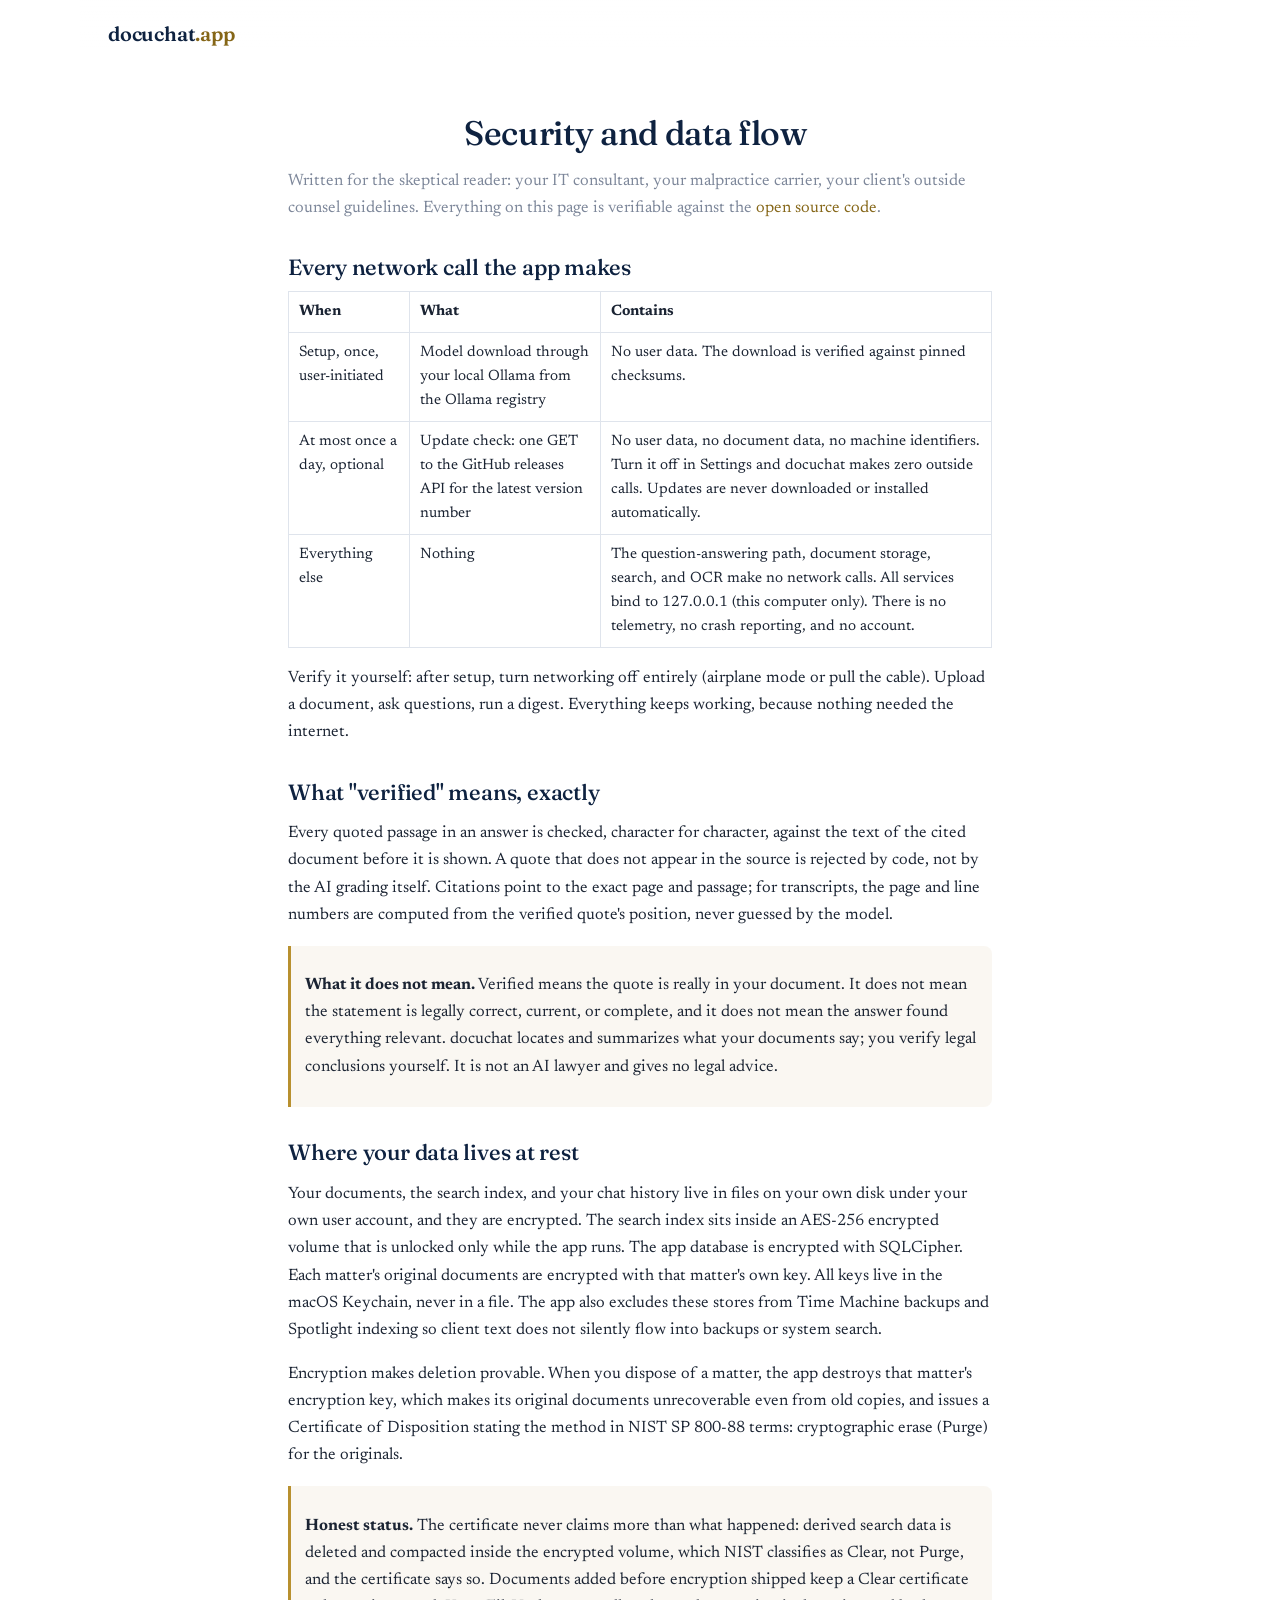
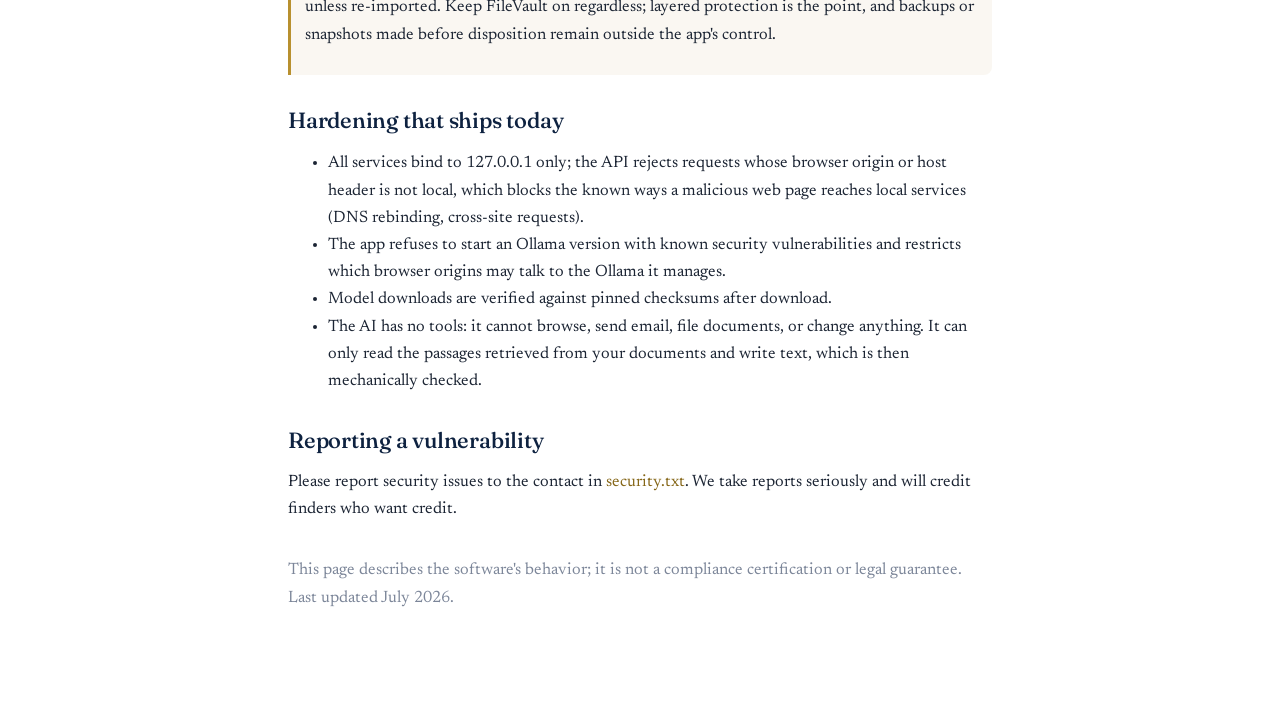
<file: site/security.html>
<!doctype html>
<html lang="en">
<head>
  <meta charset="utf-8">
  <meta name="viewport" content="width=device-width, initial-scale=1">
  <title>Security and data flow - docuchat.app</title>
  <meta name="description" content="Exactly where your documents go (nowhere), every network call docuchat makes, what verified means and does not mean, and how to check all of it yourself.">
  <link rel="canonical" href="https://docuchat.app/security.html">
  <link href="https://fonts.googleapis.com/css2?family=Fraunces:opsz,wght@9..144,400;9..144,600&family=Newsreader:ital,opsz,wght@0,6..72,400;0,6..72,500&family=IBM+Plex+Mono:wght@400;500&display=swap" rel="stylesheet">
  <link rel="stylesheet" href="styles.css">
  <link rel="icon" href="favicon.svg" type="image/svg+xml">
  <style>
    .trust{max-width:760px;margin:0 auto;padding:48px 28px 80px}
    .trust h1{font-family:"Fraunces",serif;font-size:34px;margin-bottom:6px}
    .trust h2{font-family:"Fraunces",serif;font-size:22px;margin:34px 0 8px}
    .trust p,.trust li{font-size:16.5px;line-height:1.65}
    .trust table{width:100%;border-collapse:collapse;margin:12px 0;font-size:15px}
    .trust th,.trust td{border:1px solid var(--rule);padding:8px 10px;text-align:left;vertical-align:top}
    .trust code{font-family:"IBM Plex Mono",monospace;font-size:13.5px;background:rgba(14,34,64,.06);padding:1px 5px;border-radius:5px}
    .trust .honest{border-left:3px solid var(--gold,#b48a4a);padding:10px 14px;background:rgba(180,138,74,.07);border-radius:0 8px 8px 0;margin:14px 0}
  </style>
</head>
<body>
  <header class="masthead">
    <a class="wordmark" href="/" aria-label="docuchat.app home">
      <span class="wordmark-text">docuchat<span class="tld">.app</span></span>
    </a>
  </header>
  <main class="trust">
    <h1>Security and data flow</h1>
    <p class="muted">Written for the skeptical reader: your IT consultant, your malpractice carrier,
      your client's outside counsel guidelines. Everything on this page is verifiable against the
      <a href="https://github.com/janderswag/legal-document-chat" target="_blank" rel="noopener noreferrer">open source code</a>.</p>

    <h2>Every network call the app makes</h2>
    <table>
      <tr><th>When</th><th>What</th><th>Contains</th></tr>
      <tr><td>Setup, once, user-initiated</td><td>Model download through your local Ollama from the Ollama registry</td><td>No user data. The download is verified against pinned checksums.</td></tr>
      <tr><td>At most once a day, optional</td><td>Update check: one GET to the GitHub releases API for the latest version number</td><td>No user data, no document data, no machine identifiers. Turn it off in Settings and docuchat makes zero outside calls. Updates are never downloaded or installed automatically.</td></tr>
      <tr><td>Everything else</td><td>Nothing</td><td>The question-answering path, document storage, search, and OCR make no network calls. All services bind to 127.0.0.1 (this computer only). There is no telemetry, no crash reporting, and no account.</td></tr>
    </table>
    <p>Verify it yourself: after setup, turn networking off entirely (airplane mode or pull the
      cable). Upload a document, ask questions, run a digest. Everything keeps working, because
      nothing needed the internet.</p>

    <h2>What "verified" means, exactly</h2>
    <p>Every quoted passage in an answer is checked, character for character, against the text of
      the cited document before it is shown. A quote that does not appear in the source is rejected
      by code, not by the AI grading itself. Citations point to the exact page and passage; for
      transcripts, the page and line numbers are computed from the verified quote's position, never
      guessed by the model.</p>
    <div class="honest">
      <p><b>What it does not mean.</b> Verified means the quote is really in your document. It does
      not mean the statement is legally correct, current, or complete, and it does not mean the
      answer found everything relevant. docuchat locates and summarizes what your documents say;
      you verify legal conclusions yourself. It is not an AI lawyer and gives no legal advice.</p>
    </div>

    <h2>Where your data lives at rest</h2>
    <p>Your documents, the search index, and your chat history live in files on your own disk under
      your own user account, and they are encrypted. The search index sits inside an AES-256
      encrypted volume that is unlocked only while the app runs. The app database is encrypted
      with SQLCipher. Each matter's original documents are encrypted with that matter's own key.
      All keys live in the macOS Keychain, never in a file. The app also excludes these stores
      from Time Machine backups and Spotlight indexing so client text does not silently flow into
      backups or system search.</p>
    <p>Encryption makes deletion provable. When you dispose of a matter, the app destroys that
      matter's encryption key, which makes its original documents unrecoverable even from old
      copies, and issues a Certificate of Disposition stating the method in NIST SP 800-88 terms:
      cryptographic erase (Purge) for the originals.</p>
    <div class="honest">
      <p><b>Honest status.</b> The certificate never claims more than what happened: derived
      search data is deleted and compacted inside the encrypted volume, which NIST classifies as
      Clear, not Purge, and the certificate says so. Documents added before encryption shipped
      keep a Clear certificate unless re-imported. Keep FileVault on regardless; layered
      protection is the point, and backups or snapshots made before disposition remain outside
      the app's control.</p>
    </div>

    <h2>Hardening that ships today</h2>
    <ul>
      <li>All services bind to 127.0.0.1 only; the API rejects requests whose browser origin or
        host header is not local, which blocks the known ways a malicious web page reaches
        local services (DNS rebinding, cross-site requests).</li>
      <li>The app refuses to start an Ollama version with known security vulnerabilities and
        restricts which browser origins may talk to the Ollama it manages.</li>
      <li>Model downloads are verified against pinned checksums after download.</li>
      <li>The AI has no tools: it cannot browse, send email, file documents, or change anything.
        It can only read the passages retrieved from your documents and write text, which is then
        mechanically checked.</li>
    </ul>

    <h2>Reporting a vulnerability</h2>
    <p>Please report security issues to the contact in
      <a href="/.well-known/security.txt">security.txt</a>. We take reports seriously and will
      credit finders who want credit.</p>

    <p class="muted small" style="margin-top:34px">This page describes the software's behavior; it
      is not a compliance certification or legal guarantee. Last updated July 2026.</p>
  </main>
</body>
</html>
</file>
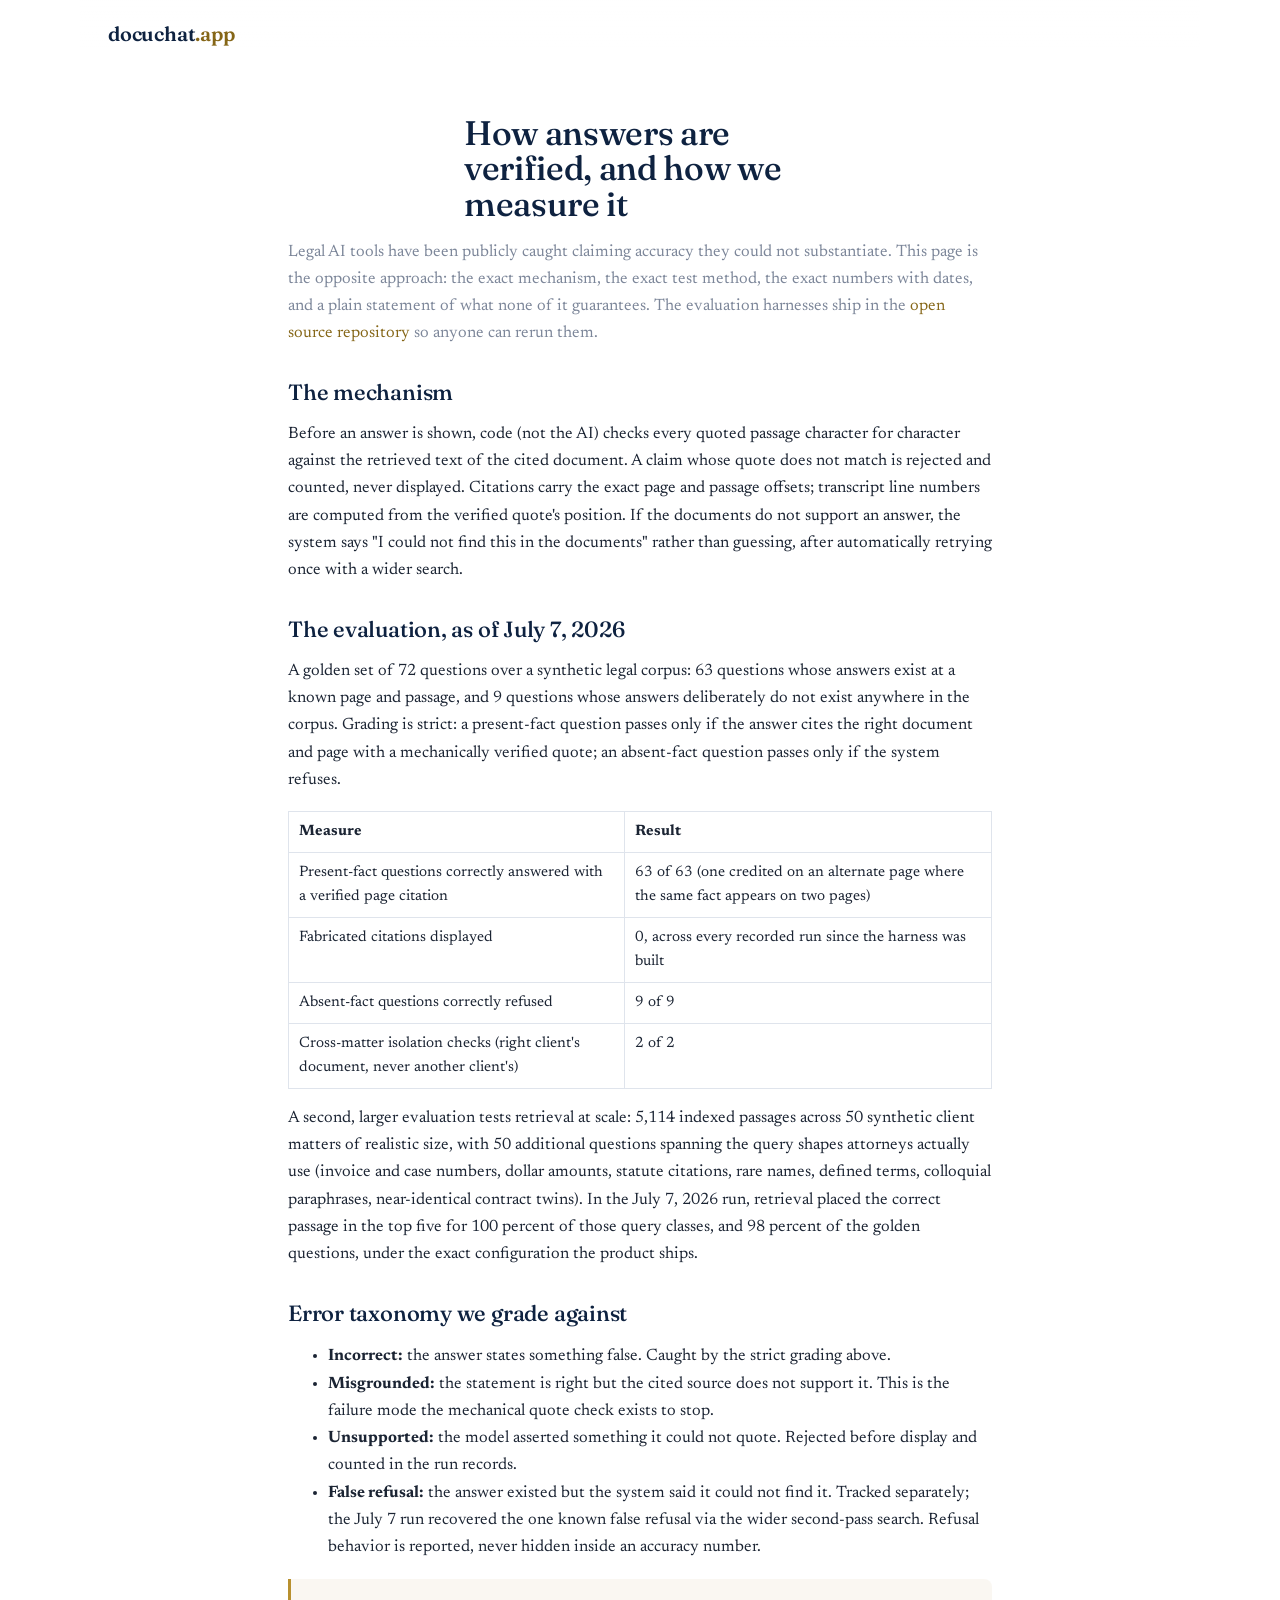
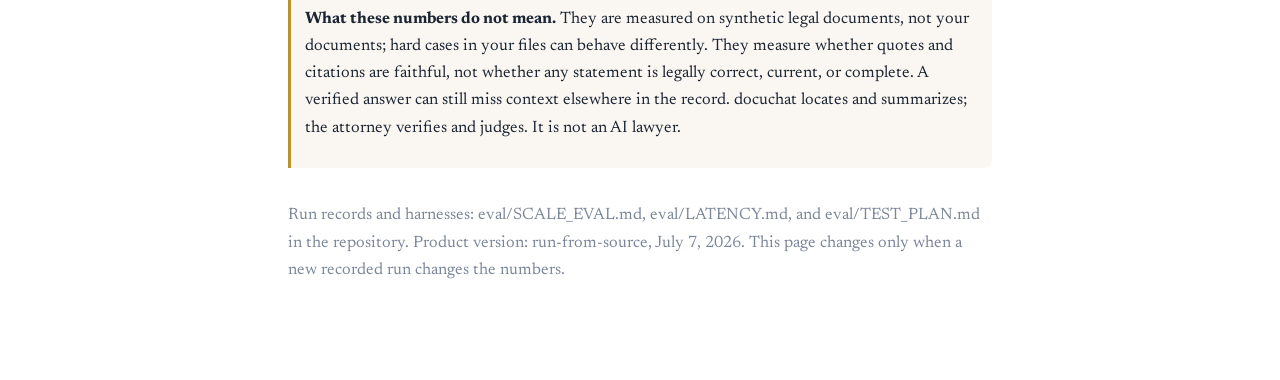
<file: site/verification.html>
<!doctype html>
<html lang="en">
<head>
  <meta charset="utf-8">
  <meta name="viewport" content="width=device-width, initial-scale=1">
  <title>How answers are verified, and how we measure it - docuchat.app</title>
  <meta name="description" content="The published methodology behind docuchat's verified citations: what is checked mechanically, how accuracy is evaluated, the exact numbers, and what none of it guarantees.">
  <link rel="canonical" href="https://docuchat.app/verification.html">
  <link href="https://fonts.googleapis.com/css2?family=Fraunces:opsz,wght@9..144,400;9..144,600&family=Newsreader:ital,opsz,wght@0,6..72,400;0,6..72,500&family=IBM+Plex+Mono:wght@400;500&display=swap" rel="stylesheet">
  <link rel="stylesheet" href="styles.css">
  <link rel="icon" href="favicon.svg" type="image/svg+xml">
  <style>
    .trust{max-width:760px;margin:0 auto;padding:48px 28px 80px}
    .trust h1{font-family:"Fraunces",serif;font-size:34px;margin-bottom:6px}
    .trust h2{font-family:"Fraunces",serif;font-size:22px;margin:34px 0 8px}
    .trust p,.trust li{font-size:16.5px;line-height:1.65}
    .trust table{width:100%;border-collapse:collapse;margin:12px 0;font-size:15px}
    .trust th,.trust td{border:1px solid var(--rule);padding:8px 10px;text-align:left;vertical-align:top}
    .trust .honest{border-left:3px solid var(--gold,#b48a4a);padding:10px 14px;background:rgba(180,138,74,.07);border-radius:0 8px 8px 0;margin:14px 0}
  </style>
</head>
<body>
  <header class="masthead">
    <a class="wordmark" href="/" aria-label="docuchat.app home">
      <span class="wordmark-text">docuchat<span class="tld">.app</span></span>
    </a>
  </header>
  <main class="trust">
    <h1>How answers are verified, and how we measure it</h1>
    <p class="muted">Legal AI tools have been publicly caught claiming accuracy they could not
      substantiate. This page is the opposite approach: the exact mechanism, the exact test
      method, the exact numbers with dates, and a plain statement of what none of it guarantees.
      The evaluation harnesses ship in the
      <a href="https://github.com/janderswag/legal-document-chat" target="_blank" rel="noopener noreferrer">open source repository</a>
      so anyone can rerun them.</p>

    <h2>The mechanism</h2>
    <p>Before an answer is shown, code (not the AI) checks every quoted passage character for
      character against the retrieved text of the cited document. A claim whose quote does not
      match is rejected and counted, never displayed. Citations carry the exact page and passage
      offsets; transcript line numbers are computed from the verified quote's position. If the
      documents do not support an answer, the system says "I could not find this in the
      documents" rather than guessing, after automatically retrying once with a wider search.</p>

    <h2>The evaluation, as of July 7, 2026</h2>
    <p>A golden set of 72 questions over a synthetic legal corpus: 63 questions whose answers
      exist at a known page and passage, and 9 questions whose answers deliberately do not exist
      anywhere in the corpus. Grading is strict: a present-fact question passes only if the
      answer cites the right document and page with a mechanically verified quote; an absent-fact
      question passes only if the system refuses.</p>
    <table>
      <tr><th>Measure</th><th>Result</th></tr>
      <tr><td>Present-fact questions correctly answered with a verified page citation</td><td>63 of 63 (one credited on an alternate page where the same fact appears on two pages)</td></tr>
      <tr><td>Fabricated citations displayed</td><td>0, across every recorded run since the harness was built</td></tr>
      <tr><td>Absent-fact questions correctly refused</td><td>9 of 9</td></tr>
      <tr><td>Cross-matter isolation checks (right client's document, never another client's)</td><td>2 of 2</td></tr>
    </table>
    <p>A second, larger evaluation tests retrieval at scale: 5,114 indexed passages across 50
      synthetic client matters of realistic size, with 50 additional questions spanning the query
      shapes attorneys actually use (invoice and case numbers, dollar amounts, statute citations,
      rare names, defined terms, colloquial paraphrases, near-identical contract twins). In the
      July 7, 2026 run, retrieval placed the correct passage in the top five for 100 percent of
      those query classes, and 98 percent of the golden questions, under the exact configuration
      the product ships.</p>

    <h2>Error taxonomy we grade against</h2>
    <ul>
      <li><b>Incorrect:</b> the answer states something false. Caught by the strict grading above.</li>
      <li><b>Misgrounded:</b> the statement is right but the cited source does not support it.
        This is the failure mode the mechanical quote check exists to stop.</li>
      <li><b>Unsupported:</b> the model asserted something it could not quote. Rejected before
        display and counted in the run records.</li>
      <li><b>False refusal:</b> the answer existed but the system said it could not find it.
        Tracked separately; the July 7 run recovered the one known false refusal via the wider
        second-pass search. Refusal behavior is reported, never hidden inside an accuracy number.</li>
    </ul>

    <div class="honest">
      <p><b>What these numbers do not mean.</b> They are measured on synthetic legal documents,
      not your documents; hard cases in your files can behave differently. They measure whether
      quotes and citations are faithful, not whether any statement is legally correct, current,
      or complete. A verified answer can still miss context elsewhere in the record. docuchat
      locates and summarizes; the attorney verifies and judges. It is not an AI lawyer.</p>
    </div>

    <p class="muted small" style="margin-top:34px">Run records and harnesses:
      eval/SCALE_EVAL.md, eval/LATENCY.md, and eval/TEST_PLAN.md in the repository. Product
      version: run-from-source, July 7, 2026. This page changes only when a new recorded run
      changes the numbers.</p>
  </main>
</body>
</html>
</file>
<file: site/styles.css>
/* docuchat.app — landing page (D-61 rebrand).
   Aesthetic: clean, trustworthy product page. 60-30-10 palette:
   Navy 60% (headings, wordmark, nav, footer) / light-gray + white 30% (sections, cards) /
   Gold 10% (primary CTA, links, em, key checks). Fraunces (display) + Newsreader (body) +
   IBM Plex Mono. This is the PUBLIC marketing page: web fonts are fine here. */

:root{
  --navy:#0e2240;           /* primary 60% — headings, wordmark, nav, footer */
  --navy-deep:#0a1830;      /* hover/depth */
  --ink:#1b2433;            /* body text */
  --ink-soft:#48536a;       /* secondary text */
  --muted:#7c8699;          /* tertiary / captions */
  --paper:#ffffff;          /* background */
  --paper-2:#eef1f5;        /* light-gray 30% — alternating sections, cards, pills */
  --rule:#dfe4ec;           /* hairline */
  --gold:#b8902f;           /* accent 10% — primary CTA, em, key checks */
  --gold-deep:#856617;      /* gold-on-white links/text — 5.3:1, passes WCAG AA */
  --card:#ffffff;
  --shadow:18px 22px 50px -30px rgba(14,34,64,.30);
  --maxw:1120px;
}

*{box-sizing:border-box}
html{scroll-behavior:smooth;overflow-x:hidden}
body{
  margin:0;background:var(--paper);color:var(--ink);
  font-family:"Newsreader",Georgia,"Times New Roman",serif;
  font-size:18px;line-height:1.6;font-optical-sizing:auto;
  -webkit-font-smoothing:antialiased;text-rendering:optimizeLegibility;
  overflow-x:hidden;
}
em{font-style:italic;color:var(--gold-deep)}
a{color:var(--gold-deep);text-decoration:none}
a:hover{text-decoration:underline;text-underline-offset:3px}
.muted{color:var(--muted)}
.small{font-size:14px}

/* subtle paper grain overlay */
.grain{position:fixed;inset:0;pointer-events:none;z-index:1;opacity:.18;mix-blend-mode:multiply;
  background-image:url("data:image/svg+xml,%3Csvg xmlns='http://www.w3.org/2000/svg' width='160' height='160'%3E%3Cfilter id='n'%3E%3CfeTurbulence type='fractalNoise' baseFrequency='0.8' numOctaves='2' stitchTiles='stitch'/%3E%3CfeColorMatrix type='saturate' values='0'/%3E%3C/filter%3E%3Crect width='100%25' height='100%25' filter='url(%23n)' opacity='0.04'/%3E%3C/svg%3E");}

/* layout helpers */
main{position:relative;z-index:2}
section{max-width:var(--maxw);margin:0 auto;padding:0 28px}
.kicker{font-family:"IBM Plex Mono",monospace;font-size:12px;letter-spacing:.22em;
  text-transform:uppercase;color:var(--gold-deep);display:inline-block;margin-bottom:14px}
.section-head{max-width:680px;margin:0 0 38px}
.section-head.center{margin-left:auto;margin-right:auto;text-align:center}
h1,h2,h3,h4{font-family:"Fraunces",Georgia,serif;font-weight:500;letter-spacing:-.01em;line-height:1.05;margin:0;color:var(--navy)}
h2{font-size:clamp(30px,4.6vw,46px);margin-bottom:14px}
h3{font-size:22px;font-weight:600;letter-spacing:0}
.section-head p{color:var(--ink-soft);font-size:19px;margin:.5em 0 0}

/* masthead */
.masthead{position:sticky;top:0;z-index:30;display:flex;align-items:center;justify-content:space-between;
  max-width:var(--maxw);margin:0 auto;padding:18px 28px;
  background:linear-gradient(#fff,rgba(255,255,255,.88) 70%,rgba(255,255,255,0));
  backdrop-filter:blur(2px)}
.wordmark{display:flex;align-items:center;gap:10px;color:var(--navy);font-family:"Fraunces",serif;
  font-weight:600;font-size:20px;letter-spacing:-.01em}
.wordmark-text{display:inline-flex;align-items:baseline}
.wordmark-text .tld{color:var(--gold-deep)}
/* inline logo mark (doc + chat bubble in navy, shield+lock in gold) */
.logo-mark{width:34px;height:32px;flex:0 0 auto;display:block}
.lk-bubble{fill:#fff;stroke:var(--navy);stroke-width:2;stroke-linejoin:round}
.lk-line{fill:none;stroke:var(--navy);stroke-width:2;stroke-linecap:round}
.lk-fold{fill:var(--gold)}
.lk-shield{fill:var(--gold);stroke:#fff;stroke-width:1.5;stroke-linejoin:round}
.lk-lock{fill:none;stroke:#fff;stroke-width:1.6;stroke-linecap:round}
.lk-lock-body{fill:#fff;stroke:none}
.topnav{display:flex;align-items:center;gap:26px;font-size:15px}
.topnav .nav-gh{display:inline-flex;align-items:center;gap:8px;padding:9px 18px;border-radius:999px;
  background:var(--navy);color:#fff;font-family:"Newsreader",serif;font-size:14.5px;
  transition:transform .15s ease,background .15s ease}
.topnav .nav-gh:hover{background:var(--navy-deep);color:#fff;text-decoration:none;transform:translateY(-1px)}
.topnav .nav-gh svg{width:16px;height:16px;fill:currentColor}

/* hero — centered, on a soft luminous glow */
.hero{position:relative;text-align:center;padding:78px 28px 34px;max-width:var(--maxw);overflow:visible}
.glow{position:absolute;left:50%;top:-90px;transform:translateX(-50%);z-index:0;pointer-events:none;
  width:min(1120px,100vw);height:660px;filter:blur(12px);
  background:
    radial-gradient(50% 58% at 50% 22%, rgba(184,144,47,.10), rgba(184,144,47,0) 64%),
    radial-gradient(38% 48% at 50% 18%, rgba(14,34,64,.06), rgba(14,34,64,0) 72%);}
.hero > :not(.glow){position:relative;z-index:1}
.eyebrow{font-family:"IBM Plex Mono",monospace;font-size:12px;letter-spacing:.16em;
  color:var(--navy);text-transform:uppercase;margin:0 0 20px}
h1{font-size:clamp(40px,6.6vw,80px);font-weight:500;max-width:16ch;margin:0 auto;line-height:1.04}
h1 em{font-weight:500}
.lede{font-size:clamp(18px,2.1vw,23px);max-width:52ch;color:var(--ink-soft);margin:24px auto 0}
.hero-cta{display:flex;align-items:center;justify-content:center;gap:14px;flex-wrap:wrap;margin:36px 0 0}
.hero-fineprint{font-family:"IBM Plex Mono",monospace;font-size:12.5px;letter-spacing:.04em;
  color:var(--muted);margin:18px 0 0}

.btn{display:inline-flex;align-items:center;gap:10px;font-family:"Newsreader",serif;font-size:17px;
  padding:14px 28px;border-radius:999px;border:1px solid transparent;cursor:pointer;
  transition:transform .15s ease,box-shadow .15s ease,background .15s ease}
/* primary CTA = gold, navy text (AA: navy #0e2240 on gold #b8902f) */
.btn-mac{background:var(--gold);color:var(--navy);font-weight:500;box-shadow:0 14px 30px -16px rgba(184,144,47,.6)}
.btn-mac:hover{background:var(--gold-deep);color:#fff;transform:translateY(-2px);text-decoration:none;box-shadow:0 20px 38px -18px rgba(154,119,39,.6)}
/* secondary = light-gray pill, navy text */
.btn-win{background:var(--paper-2);color:var(--navy)}
.btn-win:hover{background:#e2e7ef;transform:translateY(-2px);text-decoration:none}
.btn-soon{font-family:"IBM Plex Mono",monospace;font-size:9.5px;letter-spacing:.14em;text-transform:uppercase;
  color:var(--muted);background:rgba(14,34,64,.07);border-radius:6px;padding:2px 6px;margin-left:2px}
.btn-mac .btn-soon{color:#fff;background:rgba(14,34,64,.35)}
.apple{width:19px;height:19px;fill:currentColor}
.win{width:17px;height:17px;fill:currentColor}

/* hero product shot — clean light card floating on the glow, directly under the buttons */
.hero-shot{margin:54px auto 0;max-width:1000px;border-radius:16px;overflow:hidden;
  border:1px solid var(--rule);background:#fff;
  box-shadow:0 50px 100px -45px rgba(14,34,64,.30), 0 14px 34px -20px rgba(14,34,64,.18)}
.screen-bar{display:flex;align-items:center;gap:8px;padding:11px 16px;background:var(--paper-2);border-bottom:1px solid var(--rule)}
.screen-bar span{width:11px;height:11px;border-radius:50%;background:#cfd6e1}
.screen-bar span:nth-child(1){background:#e6b3a8}.screen-bar span:nth-child(2){background:#e7cd8c}.screen-bar span:nth-child(3){background:#a9c3d6}
.screen-shot{display:block;width:100%;height:auto;background:#fff}
/* live animated demo embed */
.screen-demo{display:block;width:100%;aspect-ratio:1120/700;border:0;background:var(--paper-2)}

/* firms — a slow river of practice logos under the demo. Full-bleed strip,
   masked banks so marks surface and dissolve at the edges; the current pauses
   under the cursor and each logo lifts back into its brand color on hover. */
.firms{max-width:none;padding:72px 0 0;overflow:hidden}
.firms-kicker{display:block;text-align:center;margin:0 0 34px;padding:0 28px}
.firm-river{
  --bank:clamp(48px,12vw,170px);
  overflow:hidden;
  -webkit-mask-image:linear-gradient(90deg,transparent,#000 var(--bank),#000 calc(100% - var(--bank)),transparent);
  mask-image:linear-gradient(90deg,transparent,#000 var(--bank),#000 calc(100% - var(--bank)),transparent);
}
.firm-track{display:flex;width:max-content;animation:firm-drift 80s linear infinite}
.firm-river:hover .firm-track{animation-play-state:paused}
.firm-set{display:flex;align-items:center;gap:clamp(48px,6vw,84px);padding:14px 0;
  padding-right:clamp(48px,6vw,84px)}
.firm-set img{height:34px;width:auto;flex:none;
  filter:saturate(0) opacity(.5);
  transition:filter .45s ease,translate .45s ease}
.firm-set img:hover{filter:saturate(1) opacity(1)}
/* the meander: alternating marks ride slightly different lines, like a current */
.firm-set img:nth-child(odd){animation:firm-bob 9s ease-in-out infinite}
.firm-set img:nth-child(even){animation:firm-bob 9s ease-in-out -4.5s infinite}
@keyframes firm-drift{to{transform:translateX(-50%)}}
@keyframes firm-bob{0%,100%{translate:0 3px}50%{translate:0 -3px}}
@media (prefers-reduced-motion:reduce){
  .firm-track{animation:none}
  .firm-set img{animation:none}
}
@media (max-width:560px){
  .firms{padding-top:56px}
  .firms-kicker{font-size:11px;letter-spacing:.16em}
  .firm-set img{height:28px}
}

/* setup — two columns: intro + a card diagram of the local stack */
.setup{padding:104px 28px 36px;display:grid;grid-template-columns:.84fr 1.16fr;gap:54px;align-items:stretch;max-width:var(--maxw)}
.setup-grid{display:flex;flex-direction:column}
.setup-intro{position:sticky;top:92px}
.setup-intro h2{margin:0 0 16px}
.setup-intro p{color:var(--ink-soft);font-size:18px;margin:0 0 12px;max-width:36ch}
.setup-after{color:var(--ink)!important}
.setup-after strong{font-weight:600;color:var(--navy)}
.setup-link{display:inline-block;margin-top:8px;font-family:"IBM Plex Mono",monospace;font-size:13px;letter-spacing:.04em}

.setup-featured{display:grid;grid-template-columns:repeat(2,1fr);gap:16px;align-items:stretch;flex:1}
.scard{position:relative;border-radius:16px;border:1px solid var(--rule);background:#fff;padding:22px;
  display:flex;flex-direction:column;gap:8px}
.scard .snum{font-family:"IBM Plex Mono",monospace;font-size:10px;letter-spacing:.16em;text-transform:uppercase;color:var(--muted)}
.sico{width:42px;height:42px;border-radius:11px;display:grid;place-items:center;margin:2px 0}
.sico svg{width:22px;height:22px;stroke-width:1.7;fill:none}
.sico svg.brand{fill:currentColor;stroke:none}
.s3mark{display:grid;place-items:center}
.s3mark .logo-mark{width:30px;height:28px}
.scard h3{font-family:"Fraunces",serif;font-size:18px;font-weight:600;margin:0}
.scard p{font-size:14px;color:var(--ink-soft);margin:0;line-height:1.5}
.scard>a{margin-top:auto;font-size:13.5px;padding-top:6px}
.s-1{background:var(--paper-2);border-color:#dbe2ec}.s-1 .sico{background:#dde4f0;color:var(--navy)}
.s-3{background:#faf3e2;border-color:#ecdcb6}.s-3 .sico{background:#f1e3bf;color:var(--gold-deep)}

/* privacy statement */
.privacy{max-width:920px;padding:70px 28px}
.privacy-statement{font-family:"Fraunces",serif;font-weight:400;font-size:clamp(24px,3.6vw,38px);
  line-height:1.3;text-align:center;color:var(--navy);position:relative}
.privacy-statement::before,.privacy-statement::after{content:"";display:block;width:54px;height:2px;
  background:var(--gold);margin:0 auto 26px}
.privacy-statement::after{margin:26px auto 0}
.privacy-statement em{display:inline}

/* problem band — the overwhelmed attorney */
.problem{padding:96px 28px 30px}
.problem-grid{display:grid;grid-template-columns:1.05fr .95fr;gap:54px;align-items:center}
.problem-figure{margin:0;border-radius:18px;overflow:hidden;border:3px solid var(--navy);
  box-shadow:0 40px 80px -44px rgba(14,34,64,.5)}
.problem-figure img{display:block;width:100%;height:auto}
.problem-copy h2{margin:0 0 16px}
.problem-copy p{color:var(--ink-soft);font-size:18px;margin:0 0 14px}
.problem-copy .lead-in{font-family:"IBM Plex Mono",monospace;font-size:12px;letter-spacing:.18em;
  text-transform:uppercase;color:var(--gold-deep);margin:0 0 14px}

/* help / book-a-call + open-source bands */
.bands{display:grid;grid-template-columns:1fr 1fr;gap:22px;padding:30px 28px 10px;max-width:var(--maxw);margin:0 auto}
.band{background:var(--paper-2);border:1px solid var(--rule);border-radius:18px;padding:34px 32px;text-align:center}
.band h3{font-family:"Fraunces",serif;font-size:24px;font-weight:600;margin:0 0 8px}
.band p{color:var(--ink-soft);font-size:16px;margin:0 auto 18px;max-width:46ch}
.band-actions{display:flex;flex-wrap:wrap;gap:12px;align-items:center;justify-content:center}
.band-btn{display:inline-flex;align-items:center;gap:8px;font-family:"Newsreader",serif;font-size:15.5px;
  padding:11px 20px;border-radius:999px;border:1px solid transparent;transition:transform .15s,background .15s}
.band-btn svg{width:17px;height:17px;fill:currentColor}
.band-btn.primary{background:var(--gold);color:var(--navy);font-weight:500}
.band-btn.primary:hover{background:var(--gold-deep);color:#fff;text-decoration:none;transform:translateY(-2px)}
.band-btn.ghost{background:#fff;color:var(--navy);border-color:var(--rule)}
.band-btn.ghost:hover{background:#fff;border-color:var(--navy);text-decoration:none;transform:translateY(-2px)}
.band-btn.dark{background:var(--navy);color:#fff}
.band-btn.dark:hover{background:var(--navy-deep);color:#fff;text-decoration:none;transform:translateY(-2px)}
.ph-badge{display:inline-flex;align-items:center;gap:9px;background:#fff;border:1px solid var(--rule);
  border-radius:12px;padding:8px 14px;color:var(--navy);font-family:"IBM Plex Mono",monospace;
  font-size:11px;letter-spacing:.04em;line-height:1.2}
.ph-badge:hover{text-decoration:none;border-color:#da552f}
.ph-badge .ph-cat{color:#da552f;font-weight:500;display:block;font-size:10px;letter-spacing:.12em;text-transform:uppercase}
.ph-badge .ph-name{color:var(--navy);font-size:13px;letter-spacing:0}
.ph-badge svg{width:24px;height:24px;flex:0 0 auto}

/* contact */
.contact{padding:40px 28px 10px}
.contact-inner{max-width:var(--maxw);margin:0 auto;display:grid;grid-template-columns:1fr 1fr;gap:32px;
  background:var(--paper-2);border:1px solid var(--rule);border-radius:18px;padding:34px 32px;align-items:start}
.contact-copy h3{font-family:"Fraunces",serif;font-size:24px;font-weight:600;margin:0 0 8px}
.contact-copy p{color:var(--ink-soft);font-size:16px;margin:0 0 12px;max-width:44ch}
.contact-direct{display:flex;align-items:center;gap:10px;flex-wrap:wrap}
.contact-direct a{color:var(--gold-deep);font-family:"IBM Plex Mono",monospace;font-size:14px}
.copy-mail{background:#fff;border:1px solid var(--rule);border-radius:999px;color:var(--navy);
  font-family:"IBM Plex Mono",monospace;font-size:11px;letter-spacing:.04em;padding:5px 11px;cursor:pointer}
.copy-mail:hover{border-color:var(--navy)}
.contact-form{display:flex;flex-direction:column;gap:12px}
.contact-form label{display:flex;flex-direction:column;gap:5px;font-size:14px;color:var(--ink-soft)}
.contact-form label em{font-style:normal;color:var(--muted)}
.contact-form input,.contact-form textarea{font-family:inherit;font-size:15px;color:var(--ink);background:#fff;
  border:1px solid var(--rule);border-radius:10px;padding:10px 12px;width:100%;resize:vertical}
.contact-form input:focus,.contact-form textarea:focus{outline:none;border-color:var(--navy)}
.contact-send{align-self:flex-start;cursor:pointer;font-family:"Newsreader",serif}
.contact-send:disabled{opacity:.6;cursor:default;transform:none}
.contact-form .hp{position:absolute;left:-9999px;width:1px;height:1px;opacity:0}
.contact-status{margin:0;min-height:1em}
.contact-status.ok{color:var(--navy);font-weight:500}
.contact-status.err{color:#a3372f}
.contact-note{margin:0;max-width:44ch}
@media (max-width:820px){.contact-inner{grid-template-columns:1fr}}

/* footer */
.foot{max-width:var(--maxw);margin:60px auto 0;padding:34px 28px 56px;border-top:1px solid var(--rule);position:relative;z-index:2}
.foot-row{display:flex;align-items:center;gap:10px;font-family:"Fraunces",serif;font-size:17px;color:var(--navy)}
.foot-row .logo-mark{width:26px;height:24px}
.foot-row .tld{color:var(--gold-deep)}
.foot .dot{color:var(--rule)}
.foot p{margin:14px 0 0;max-width:60ch}
.foot a{color:var(--gold-deep)}

/* reveal-on-load / scroll */
.reveal{opacity:0;transform:translateY(16px);transition:opacity .7s ease,transform .7s ease;transition-delay:var(--d,0ms)}
.reveal.in{opacity:1;transform:none}
@media (prefers-reduced-motion:reduce){.reveal{opacity:1;transform:none}}

@media (max-width:900px){
  .setup{grid-template-columns:1fr;gap:28px}
  .setup-intro{position:static}
  .setup-intro p{max-width:none}
  .problem-grid{grid-template-columns:1fr;gap:28px}
  .bands{grid-template-columns:1fr}
}
@media (max-width:820px){
  .hero{padding-top:56px}
  .hero-shot{margin-top:38px}
  .hero-cta{gap:10px}
  h1{max-width:none}
}
@media (max-width:560px){
  .setup-featured{grid-template-columns:1fr}
  .masthead{padding-left:18px;padding-right:18px}
  .wordmark{font-size:18px}
  .topnav .nav-gh{padding:8px 15px;font-size:13.5px;gap:7px}
}

/* comparison table — vs cloud AI chat */
.compare{padding:96px 28px 20px}
.compare-wrap{max-width:960px;margin:0 auto}
.compare-table{width:100%;border-collapse:separate;border-spacing:0;font-size:16px;
  border:1px solid var(--rule);border-radius:16px;overflow:hidden;background:#fff}
.compare-table th,.compare-table td{padding:16px 20px;text-align:left;vertical-align:top;
  border-bottom:1px solid var(--rule)}
.compare-table thead th{background:var(--navy);color:#fff;font-family:"Fraunces",serif;font-weight:600;
  font-size:16px;letter-spacing:0}
.compare-table thead th small{display:block;font-family:"IBM Plex Mono",monospace;font-size:10.5px;
  font-weight:400;letter-spacing:.06em;color:#aeb9cd;margin-top:3px}
.compare-table thead th.ct-us{background:var(--navy-deep)}
.compare-table thead th.ct-us::after{content:"";display:block;height:3px;background:var(--gold);
  margin:8px -20px -16px;border:0}
.compare-table tbody th{font-weight:600;color:var(--navy);font-family:"Newsreader",serif;width:34%}
.compare-table td{color:var(--ink-soft)}
.compare-table td.ct-us{background:#faf5e9;color:var(--ink);font-weight:500}
.compare-table tbody tr:last-child th,.compare-table tbody tr:last-child td{border-bottom:0}

/* FAQ */
.faq{padding:80px 28px 20px}
.faq-list{max-width:760px;margin:0 auto;display:flex;flex-direction:column;gap:12px}
.faq-item{border:1px solid var(--rule);border-radius:14px;background:#fff;overflow:hidden}
.faq-item summary{cursor:pointer;list-style:none;padding:18px 22px;font-family:"Fraunces",serif;
  font-size:18px;font-weight:600;color:var(--navy);display:flex;align-items:center;justify-content:space-between;gap:16px}
.faq-item summary::-webkit-details-marker{display:none}
.faq-item summary::after{content:"+";font-family:"IBM Plex Mono",monospace;font-weight:400;font-size:22px;
  color:var(--gold-deep);flex:0 0 auto;transition:transform .2s ease}
.faq-item[open] summary::after{content:"–"}
.faq-item[open] summary{border-bottom:1px solid var(--rule)}
.faq-item p{margin:0;padding:16px 22px 20px;color:var(--ink-soft);font-size:16px;line-height:1.6}

@media (max-width:640px){
  .compare-table thead{position:absolute;width:1px;height:1px;overflow:hidden;clip:rect(0 0 0 0)}
  .compare-table,.compare-table tbody,.compare-table tr,.compare-table th,.compare-table td{display:block;width:auto}
  .compare-table{border-radius:14px}
  .compare-table tbody tr{border-bottom:2px solid var(--rule);padding:6px 0}
  .compare-table tbody tr:last-child{border-bottom:0}
  .compare-table tbody th{width:auto;padding:14px 18px 6px;font-size:16px}
  .compare-table td{border-bottom:0;padding:4px 18px 10px 18px}
  .compare-table td::before{content:attr(data-label);display:block;font-family:"IBM Plex Mono",monospace;
    font-size:10px;letter-spacing:.08em;text-transform:uppercase;color:var(--muted);margin-bottom:2px}
  .compare-table td.ct-us{background:transparent;color:var(--ink)}
  .compare-table td.ct-us::before{color:var(--gold-deep)}
}
</file>
